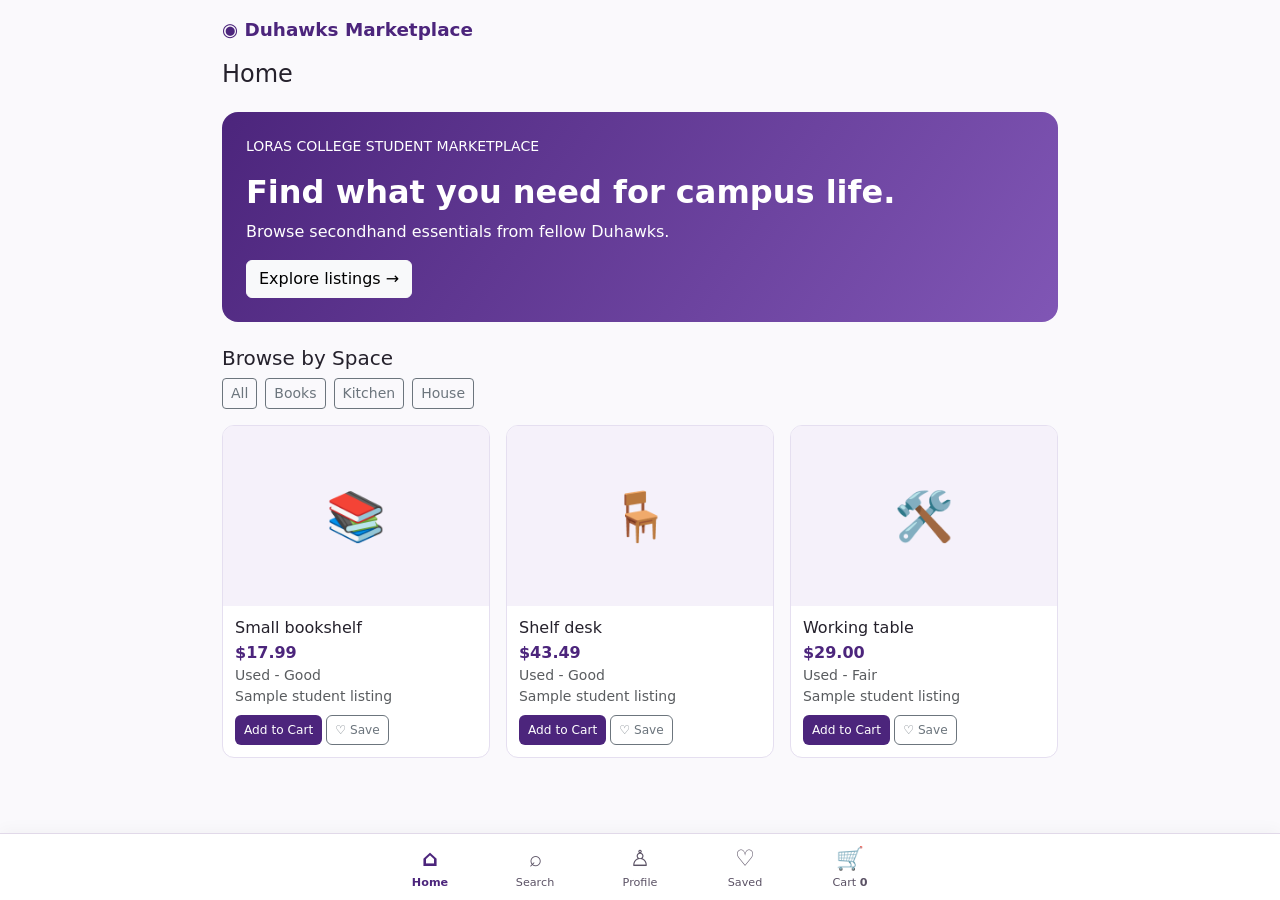
<file: index.html>
<!DOCTYPE html>
<html lang="en">

<head>
    <meta charset="UTF-8">
    <meta name="viewport" content="width=device-width, initial-scale=1.0">

    <title>Duhawks Marketplace | Home</title>

    <link
        href="https://cdn.jsdelivr.net/npm/bootstrap@5.3.3/dist/css/bootstrap.min.css"
        rel="stylesheet"
    >

    <link rel="stylesheet" href="assets/css/styles.css">
</head>

<body data-page="home">

    <header class="container py-3">

        <a class="brand" href="index.html">
            ◉ Duhawks Marketplace
        </a>

        <h1 class="h4 mt-3">Home</h1>

    </header>


    <main class="container pb-5">

        
        <section class="hero p-4 rounded-4 mb-4">

            <p class="small text-uppercase">
                Loras College student marketplace
            </p>

            <h2>Find what you need for campus life.</h2>

            <p>
                Browse secondhand essentials from fellow Duhawks.
            </p>

            <a href="search.html" class="btn btn-light">
                Explore listings →
            </a>

        </section>

  
        <section>

            <h2 class="h5">Browse by Space</h2>

            <!-- Category Buttons -->
            <div class="d-flex gap-2 flex-wrap mb-3">

                <a class="btn btn-outline-secondary btn-sm"
                   href="search.html">
                    All
                </a>

                <a class="btn btn-outline-secondary btn-sm"
                   href="category.html?category=Books">
                    Books
                </a>

                <a class="btn btn-outline-secondary btn-sm"
                   href="category.html?category=Kitchen">
                    Kitchen
                </a>

                <a class="btn btn-outline-secondary btn-sm"
                   href="category.html?category=House">
                    House
                </a>

            </div>

            <div
                class="row g-3"
                id="featured-products"
                aria-live="polite">
            </div>

        </section>

    </main>

   
    <nav class="bottom-nav" aria-label="Primary navigation">

        <a class="active" href="index.html">
            ⌂
            <span>Home</span>
        </a>

        <a href="search.html">
            ⌕
            <span>Search</span>
        </a>

        <a href="search.html#student-note">
            ♙
            <span>Profile</span>
        </a>

        <a href="category.html#saved">
            ♡
            <span>Saved</span>
        </a>

        <a href="category.html#cart">
            🛒
            <span>
                Cart <b class="cart-count">0</b>
            </span>
        </a>

    </nav>


    <script src="assets/js/app.js" defer></script>

</body>
</html>
</file>
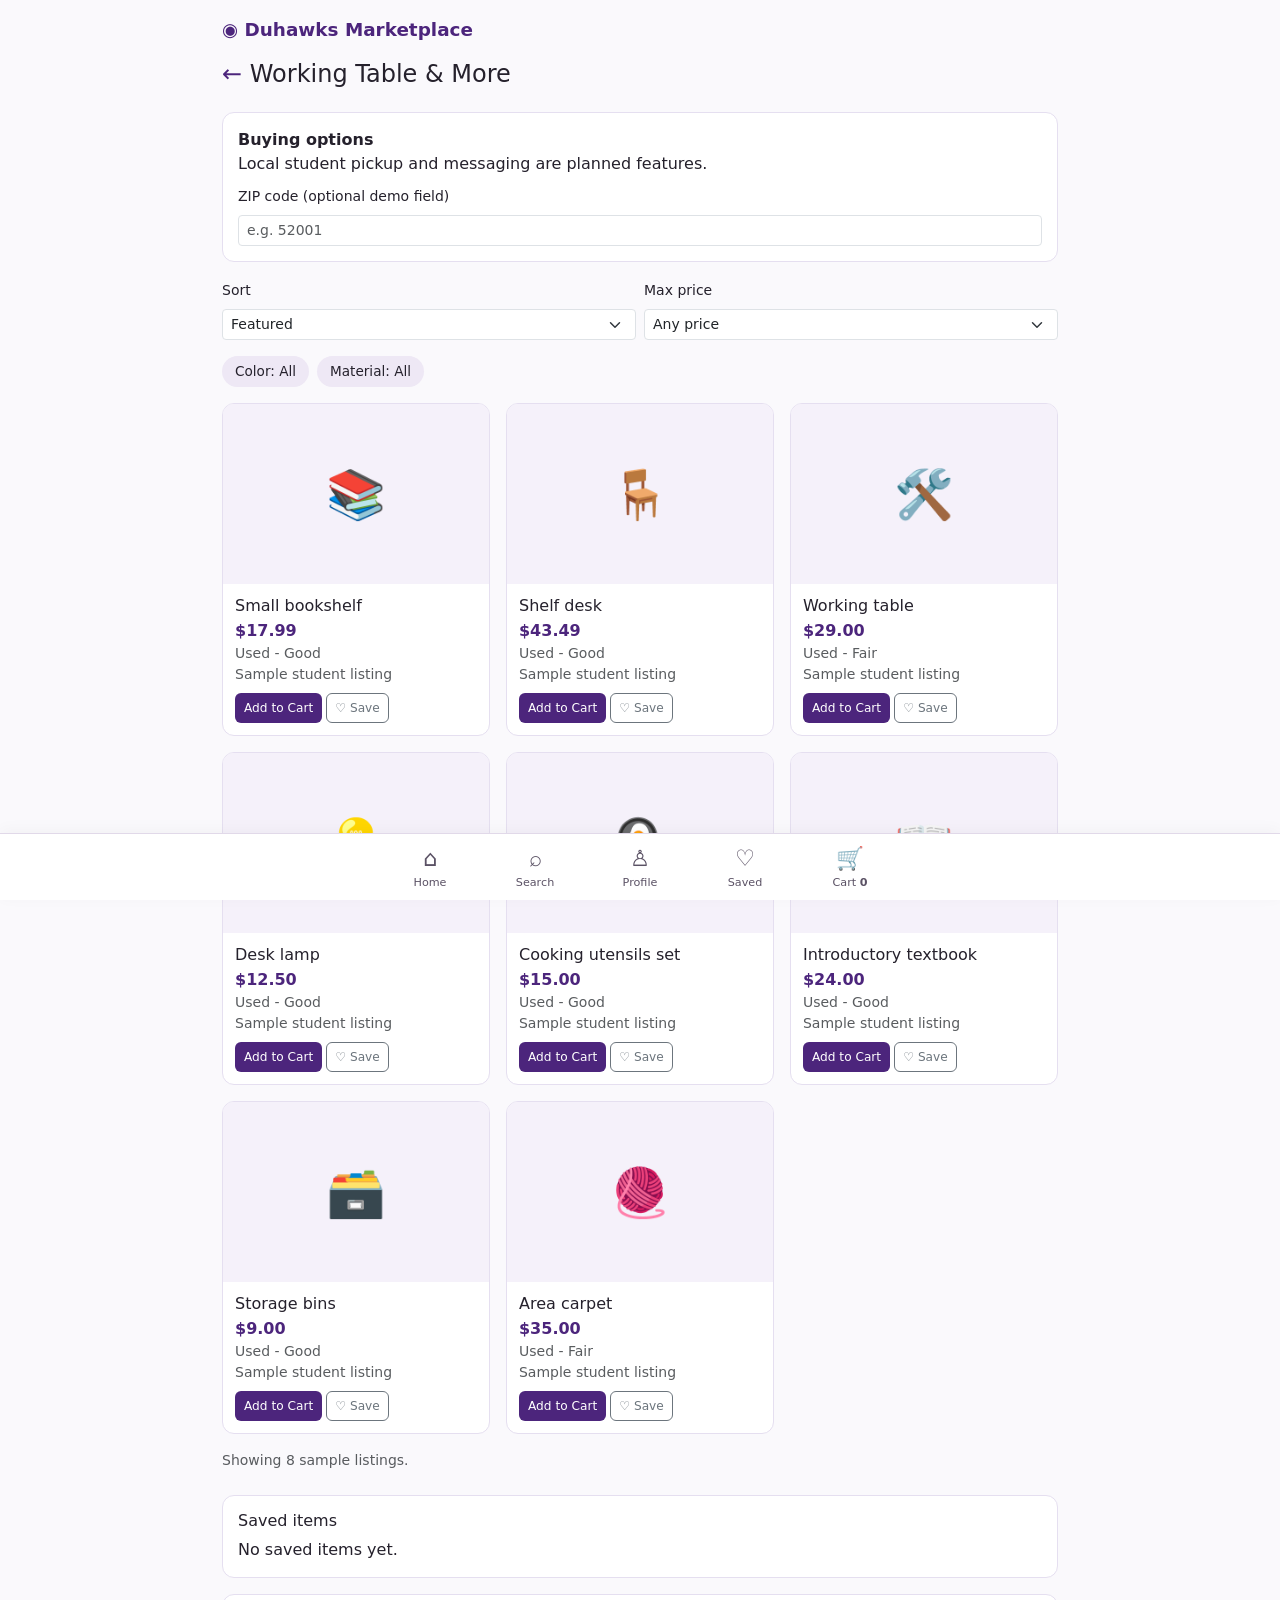
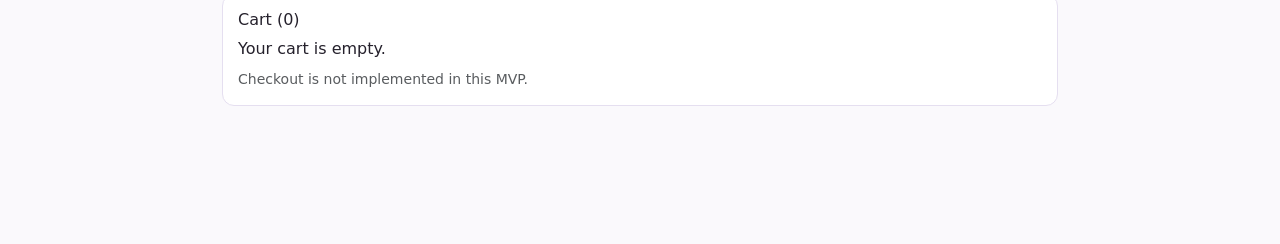
<file: category.html>
<!DOCTYPE html>
<html lang="en">

<head>
    <meta charset="UTF-8">
    <meta name="viewport" content="width=device-width, initial-scale=1.0">

    <title>Duhawks Marketplace | Listings</title>


    <link
        href="https://cdn.jsdelivr.net/npm/bootstrap@5.3.3/dist/css/bootstrap.min.css"
        rel="stylesheet"
    >

   
    <link rel="stylesheet" href="assets/css/styles.css">
</head>

<body data-page="category">

   
    <header class="container py-3">

        <a class="brand" href="index.html">
            ◉ Duhawks Marketplace
        </a>

        <h1 class="h4 mt-3">

            <a class="back-link" href="search.html">
                ←
            </a>

            <span id="results-heading">
                Working Table
            </span>

        </h1>

    </header>

   
    <main class="container pb-5">

        <!-- Buying Options -->
        <section class="note mb-3">

            <strong>Buying options</strong>

            <p class="mb-2">
                Local student pickup and messaging
                are planned features.
            </p>

            <label for="zip" class="form-label small">
                ZIP code (optional demo field)
            </label>

            <input
                id="zip"
                class="form-control form-control-sm"
                maxlength="5"
                inputmode="numeric"
                placeholder="e.g. 52001"
            >

        </section>

    
        <div class="row g-2 mb-3">

            <!-- Sort Products -->
            <div class="col-6">

                <label class="form-label small" for="sort">
                    Sort
                </label>

                <select class="form-select form-select-sm" id="sort">

                    <option value="default">
                        Featured
                    </option>

                    <option value="low">
                        Price: low to high
                    </option>

                    <option value="high">
                        Price: high to low
                    </option>

                </select>

            </div>

          
            <div class="col-6">

                <label class="form-label small" for="max-price">
                    Max price
                </label>

                <select class="form-select form-select-sm" id="max-price">

                    <option value="all">
                        Any price
                    </option>

                    <option value="20">
                        $20
                    </option>

                    <option value="50">
                        $50
                    </option>

                    <option value="100">
                        $100
                    </option>

                </select>

            </div>

        </div>

  
        <div class="d-flex gap-2 flex-wrap mb-3">

            <span class="filter-label">
                Color: All
            </span>

            <span class="filter-label">
                Material: All
            </span>

        </div>

     
        <div
            id="product-results"
            class="row g-3"
            aria-live="polite">
        </div>

        <p
            id="result-status"
            class="small text-muted mt-3"
            role="status">
        </p>

        <section class="note mt-4" id="saved">

            <h2 class="h6">
                Saved items
            </h2>

            <div id="saved-list">
                No saved items yet.
            </div>

        </section>

     
        <section class="note mt-3" id="cart">

            <h2 class="h6">
                Cart (<span class="cart-count">0</span>)
            </h2>

            <div id="cart-list">
                Your cart is empty.
            </div>

            <p class="small text-muted mt-2 mb-0">
                Checkout is not implemented in this MVP.
            </p>

        </section>

    </main>

   
    <nav class="bottom-nav" aria-label="Primary navigation">

        <a href="index.html">
            ⌂
            <span>Home</span>
        </a>

        <a href="search.html">
            ⌕
            <span>Search</span>
        </a>

        <a href="search.html#student-note">
            ♙
            <span>Profile</span>
        </a>

        <a href="#saved">
            ♡
            <span>Saved</span>
        </a>

        <a href="#cart">
            🛒
            <span>
                Cart <b class="cart-count">0</b>
            </span>
        </a>

    </nav>

  
    <script src="assets/js/app.js" defer></script>

</body>
</html>
</file>
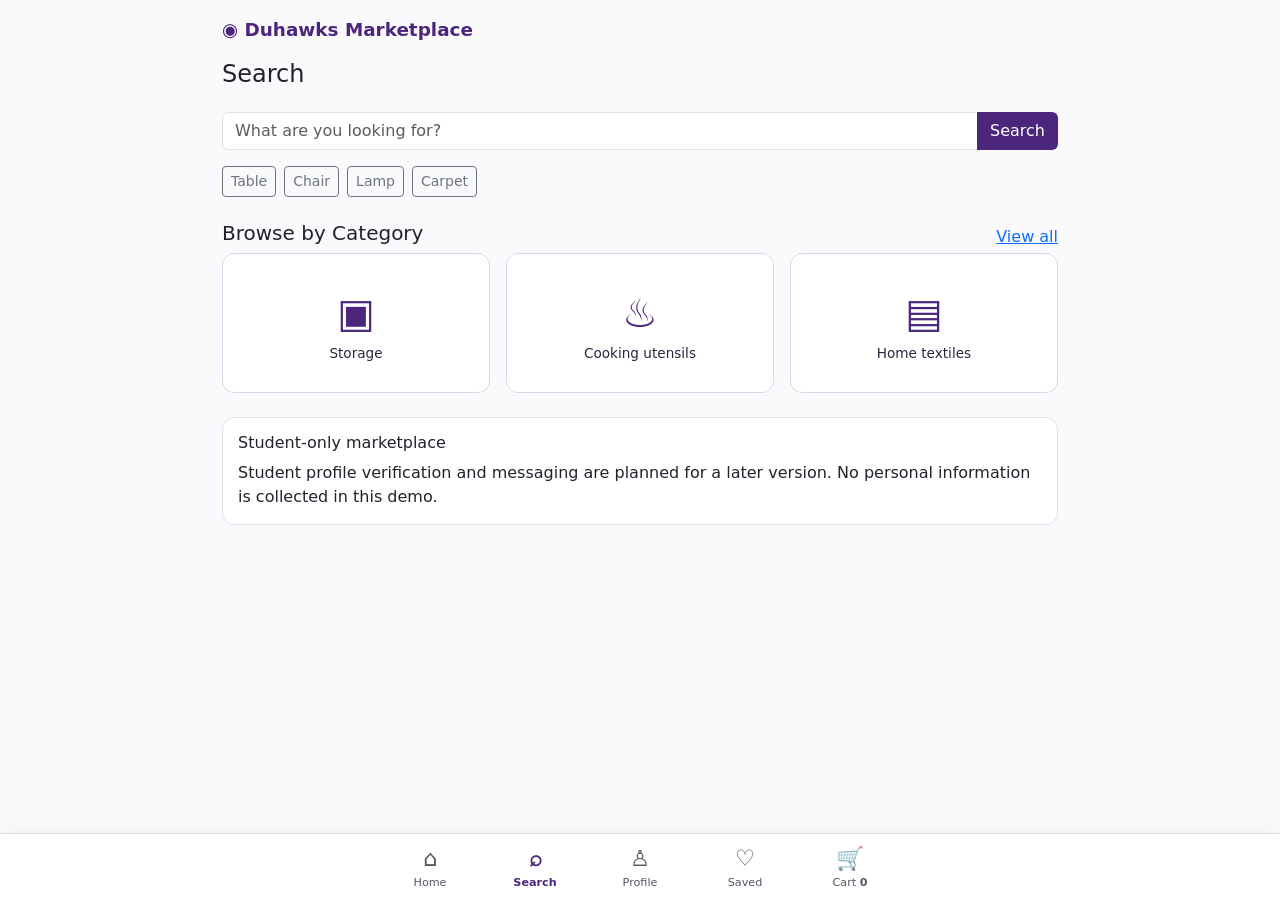
<file: search.html>
<!DOCTYPE html>
<html lang="en">

<head>
    <meta charset="UTF-8">
    <meta name="viewport" content="width=device-width, initial-scale=1.0">

    <title>Duhawks Marketplace | Search</title>


    <link
        href="https://cdn.jsdelivr.net/npm/bootstrap@5.3.3/dist/css/bootstrap.min.css"
        rel="stylesheet"
    >

  
    <link rel="stylesheet" href="assets/css/styles.css">
</head>

<body data-page="search">

   
    <header class="container py-3">

        <a class="brand" href="index.html">
            ◉ Duhawks Marketplace
        </a>

        <h1 class="h4 mt-3">Search</h1>

    </header>

    
    <main class="container pb-5">

        <!-- Search Form -->
        <form id="search-form" class="input-group mb-3">

            <input
                id="search-input"
                class="form-control"
                type="search"
                placeholder="What are you looking for?"
                aria-label="Search products"
            >

            <button class="btn btn-purple" type="submit">
                Search
            </button>

        </form>

       
        <div class="d-flex gap-2 flex-wrap mb-4">

            <button
                class="btn btn-outline-secondary btn-sm suggestion"
                data-term="table">
                Table
            </button>

            <button
                class="btn btn-outline-secondary btn-sm suggestion"
                data-term="chair">
                Chair
            </button>

            <button
                class="btn btn-outline-secondary btn-sm suggestion"
                data-term="lamp">
                Lamp
            </button>

            <button
                class="btn btn-outline-secondary btn-sm suggestion"
                data-term="carpet">
                Carpet
            </button>

        </div>

   
        <div class="d-flex justify-content-between align-items-center">

            <h2 class="h5">Browse by Category</h2>

            <a href="category.html">
                View all
            </a>

        </div>

   
        <div class="row g-3 mb-4">

            <div class="col-4">

                <a class="category-tile"
                   href="category.html?category=Storage">

                    <span>▣</span>
                    Storage

                </a>

            </div>

          
            <div class="col-4">

                <a class="category-tile"
                   href="category.html?category=Kitchen">

                    <span>♨</span>
                    Cooking utensils

                </a>

            </div>

           
            <div class="col-4">

                <a class="category-tile"
                   href="category.html?category=House">

                    <span>▤</span>
                    Home textiles

                </a>

            </div>

        </div>

        <section id="student-note" class="note">

            <h2 class="h6">
                Student-only marketplace
            </h2>

            <p class="mb-0">
                Student profile verification and messaging
                are planned for a later version.
                No personal information is collected in this demo.
            </p>

        </section>

    </main>

    <nav class="bottom-nav" aria-label="Primary navigation">

        <a href="index.html">
            ⌂
            <span>Home</span>
        </a>

        <a class="active" href="search.html">
            ⌕
            <span>Search</span>
        </a>

        <a href="#student-note">
            ♙
            <span>Profile</span>
        </a>

        <a href="category.html#saved">
            ♡
            <span>Saved</span>
        </a>

        <a href="category.html#cart">
            🛒
            <span>
                Cart <b class="cart-count">0</b>
            </span>
        </a>

    </nav>

    <script src="assets/js/app.js" defer></script>

</body>
</html>
</file>
<file: assets/css/styles.css>
/* Shared custom styling: Bootstrap provides the grid, forms and buttons. */

/* 
   DUHAWKS MARKETPLACE
   Custom CSS Stylesheet

   Bootstrap handles the grid, forms,
   and basic buttons.
    */


/* 
   1. GLOBAL VARIABLES
    */

:root {
    --purple: #4c257c;
    --light: #f5f1fa;
}


/* 
   2. GENERAL PAGE STYLING
    */

body {
    background: #faf9fc;
    color: #25212c;
    padding-bottom: 90px;

    font-family:
        system-ui,
        -apple-system,
        Segoe UI,
        sans-serif;
}

/* Limit the width of page content */
.container {
    max-width: 860px;
}


/* 
   3. HEADER AND BRAND
   */

.brand {
    color: var(--purple);
    font-weight: 800;
    text-decoration: none;
    font-size: 1.15rem;
}


/* 
   4. HOME PAGE BANNER
    */

.hero {
    background: linear-gradient(
        125deg,
        #4c257c,
        #8056b5
    );

    color: white;
}

.hero h2 {
    font-weight: 750;
}


/* 
   5. CUSTOM BUTTONS
     */

.btn-purple {
    background: var(--purple);
    color: white;
}

.btn-purple:hover {
    background: #351954;
    color: white;
}


/* 
   6. CATEGORY CARDS
    */

.category-tile {
    display: flex;
    flex-direction: column;

    justify-content: center;
    align-items: center;
    text-align: center;

    min-height: 140px;
    padding: 10px;

    border: 1px solid #ded4e9;
    border-radius: 12px;

    background: white;
    color: #2c2440;

    text-decoration: none;
    font-size: 0.85rem;
}

/* Category icons */
.category-tile span {
    font-size: 2.5rem;
    color: var(--purple);
}


/* 
   7. PRODUCT CARDS
    */

.product-card {
    border: 1px solid #e5dff0;
    border-radius: 12px;

    background: white;
    overflow: hidden;

    height: 100%;
}

/* Product image placeholder */
.product-art {
    height: 135px;
    background: var(--light);

    display: flex;
    justify-content: center;
    align-items: center;

    font-size: 3rem;
}

/* Product information */
.product-info {
    padding: 12px;
}

/* Product title */
.product-info h3 {
    font-size: 1rem;
    margin: 0 0 4px;
}

/* Product price */
.price {
    font-weight: 750;
    color: var(--purple);
}


/* 
   8. INFORMATION SECTIONS
   */

.note {
    background: white;

    border: 1px solid #e5dff0;
    border-radius: 12px;

    padding: 15px;
}


/* 
   9. PRODUCT FILTERS
    */

.filter-label {
    background: #eee8f5;

    border-radius: 30px;
    padding: 5px 13px;

    font-size: 0.85rem;
}


/* 
   10. BOTTOM NAVIGATION BAR
   */

.bottom-nav {
    position: fixed;

    bottom: 0;
    left: 0;
    right: 0;

    background: white;
    border-top: 1px solid #e1d9e9;

    display: flex;
    justify-content: center;

    z-index: 10;

    box-shadow: 0 -3px 15px #00000009;
}

/* Individual navigation links */
.bottom-nav a {
    width: 105px;
    padding: 8px 2px;

    color: #5b5265;

    text-align: center;
    text-decoration: none;

    font-size: 1.4rem;
}

/* Navigation text labels */
.bottom-nav a span {
    display: block;
    font-size: 0.7rem;
}

/* Highlight the current page */
.bottom-nav a.active {
    color: var(--purple);
    font-weight: bold;
}


/* 
   11. BACK BUTTON
   */

.back-link {
    text-decoration: none;
    color: var(--purple);
}


/* 
   12. SMALL BUTTONS
    */

.small-btn {
    font-size: 0.76rem;
    padding: 0.3rem 0.5rem;
}


/* 
   13. RESPONSIVE DESIGN
    */

/* Larger product images on wider screens */
@media (min-width: 720px) {

    .product-art {
        height: 180px;
    }

}
</file>
